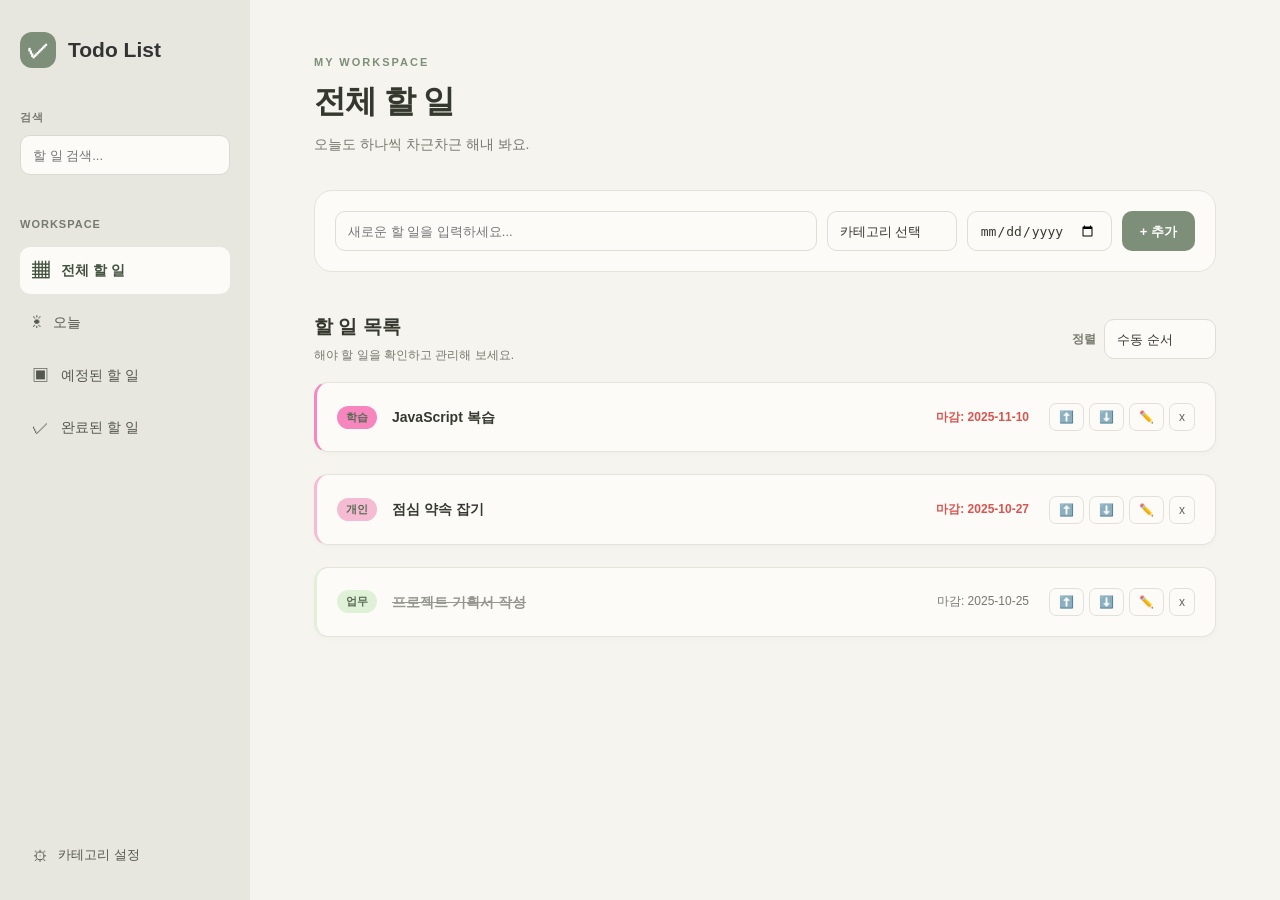
<file: index.html>
<!DOCTYPE html>
<html lang="ko">

<head>
  <meta charset="UTF-8">
  <meta name="viewport" content="width=device-width, initial-scale=1.0">
  <title>Todo List App</title>
  <link rel="stylesheet" href="./styles.css?v=20261013-mobile">
  <link rel="shortcut icon" href="./favicon/wx.ico" type="image/x-icon" />
  <link rel="icon" href="./favicon/wx.svg" type="image/svg" />
</head>

<body>
  <div class="app-layout">

    <!-- 왼쪽 사이드바 -->
    <aside class="sidebar">
      <div class="sidebar-brand">
        <span class="brand-icon">✓</span>
        <h1>Todo List</h1>
      </div>

      <div class="sidebar-search">
        <label for="search-input">검색</label>
        <input type="text" id="search-input" class="input-field" placeholder="할 일 검색...">
      </div>

      <nav class="sidebar-nav" aria-label="할 일 메뉴">
        <p class="sidebar-label">WORKSPACE</p>

        <button type="button" class="nav-item active" data-view="all">
          <span>▦</span>
          전체 할 일
        </button>

        <button type="button" class="nav-item" data-view="today">
          <span>☀</span>
          오늘
        </button>

        <button type="button" class="nav-item" data-view="upcoming">
          <span>▣</span>
          예정된 할 일
        </button>
        <button type="button" class="nav-item" data-view="completed">
          <span>✓</span>
          완료된 할 일
        </button>
      </nav>

      <div class="sidebar-bottom">
        <button type="button" id="open-category-settings" class="sidebar-settings" title="카테고리 설정">
          <span>⚙</span>
          카테고리 설정
        </button>
      </div>
    </aside>

    <!-- 오른쪽 메인 영역 -->
    <main class="main-content">
      <header class="main-header">
        <div>
          <p class="page-eyebrow">MY WORKSPACE</p>
          <h2 id="page-title">전체 할 일</h2>
          <p class="page-description">오늘도 하나씩 차근차근 해내 봐요.</p>
        </div>
      </header>

      <!-- 할 일 추가 -->
      <section class="add-task-panel" aria-label="할 일 추가">
        <div class="input-group">
          <input type="text" id="todo-title-input" class="input-field" placeholder="새로운 할 일을 입력하세요..." maxlength="30">

          <select id="category-select" class="input-field"></select>

          <div class="date-input-wrapper">
            <input type="date" id="due-date-input" class="input-field" aria-label="마감일 선택">
            <span class="date-placeholder" aria-hidden="true">년-월-일</span>
          </div>
          
          <button type="button" id="add-button" aria-label="할 일 추가">
            + 추가
          </button>
        </div>
      </section>

      <!-- 목록 도구 -->
      <section class="list-toolbar">
        <div>
          <h3>할 일 목록</h3>
          <p>해야 할 일을 확인하고 관리해 보세요.</p>
        </div>

        <div class="sort-section">
          <label for="sort-by">정렬</label>
          <select id="sort-by" class="input-field">
            <option value="manual">수동 순서</option>
            <option value="dueDateAsc">마감일 빠른 순</option>
            <option value="dueDateDesc">마감일 늦은 순</option>
            <option value="category">카테고리 순</option>
            <option value="idDesc">최신 순</option>
          </select>
        </div>
      </section>

      <!-- 기존 JavaScript가 사용하는 목록 -->
      <ul id="todolist-ul" class="todolist"></ul>
    </main>
  </div>

  <!-- 기존 카테고리 관리 모달 -->
  <div id="category-modal-overlay">
    <div class="category-management">
      <button type="button" id="close-category-modal">X</button>
      <h2>⚙️ 카테고리 관리</h2>

      <div class="category-input-group">
        <input type="text" id="new-category-name" class="input-field" placeholder="새 카테고리 이름">

        <input type="color" id="new-category-color" value="#3b82f6" class="input-field" style="width: 50px; padding: 0;"
          aria-label="카테고리 색상">

        <button type="button" id="add-category-button">+ 추가</button>
      </div>

      <div id="category-list-display"></div>
    </div>
  </div>

  <script src="./script.js"></script>
</body>

</html>
</file>
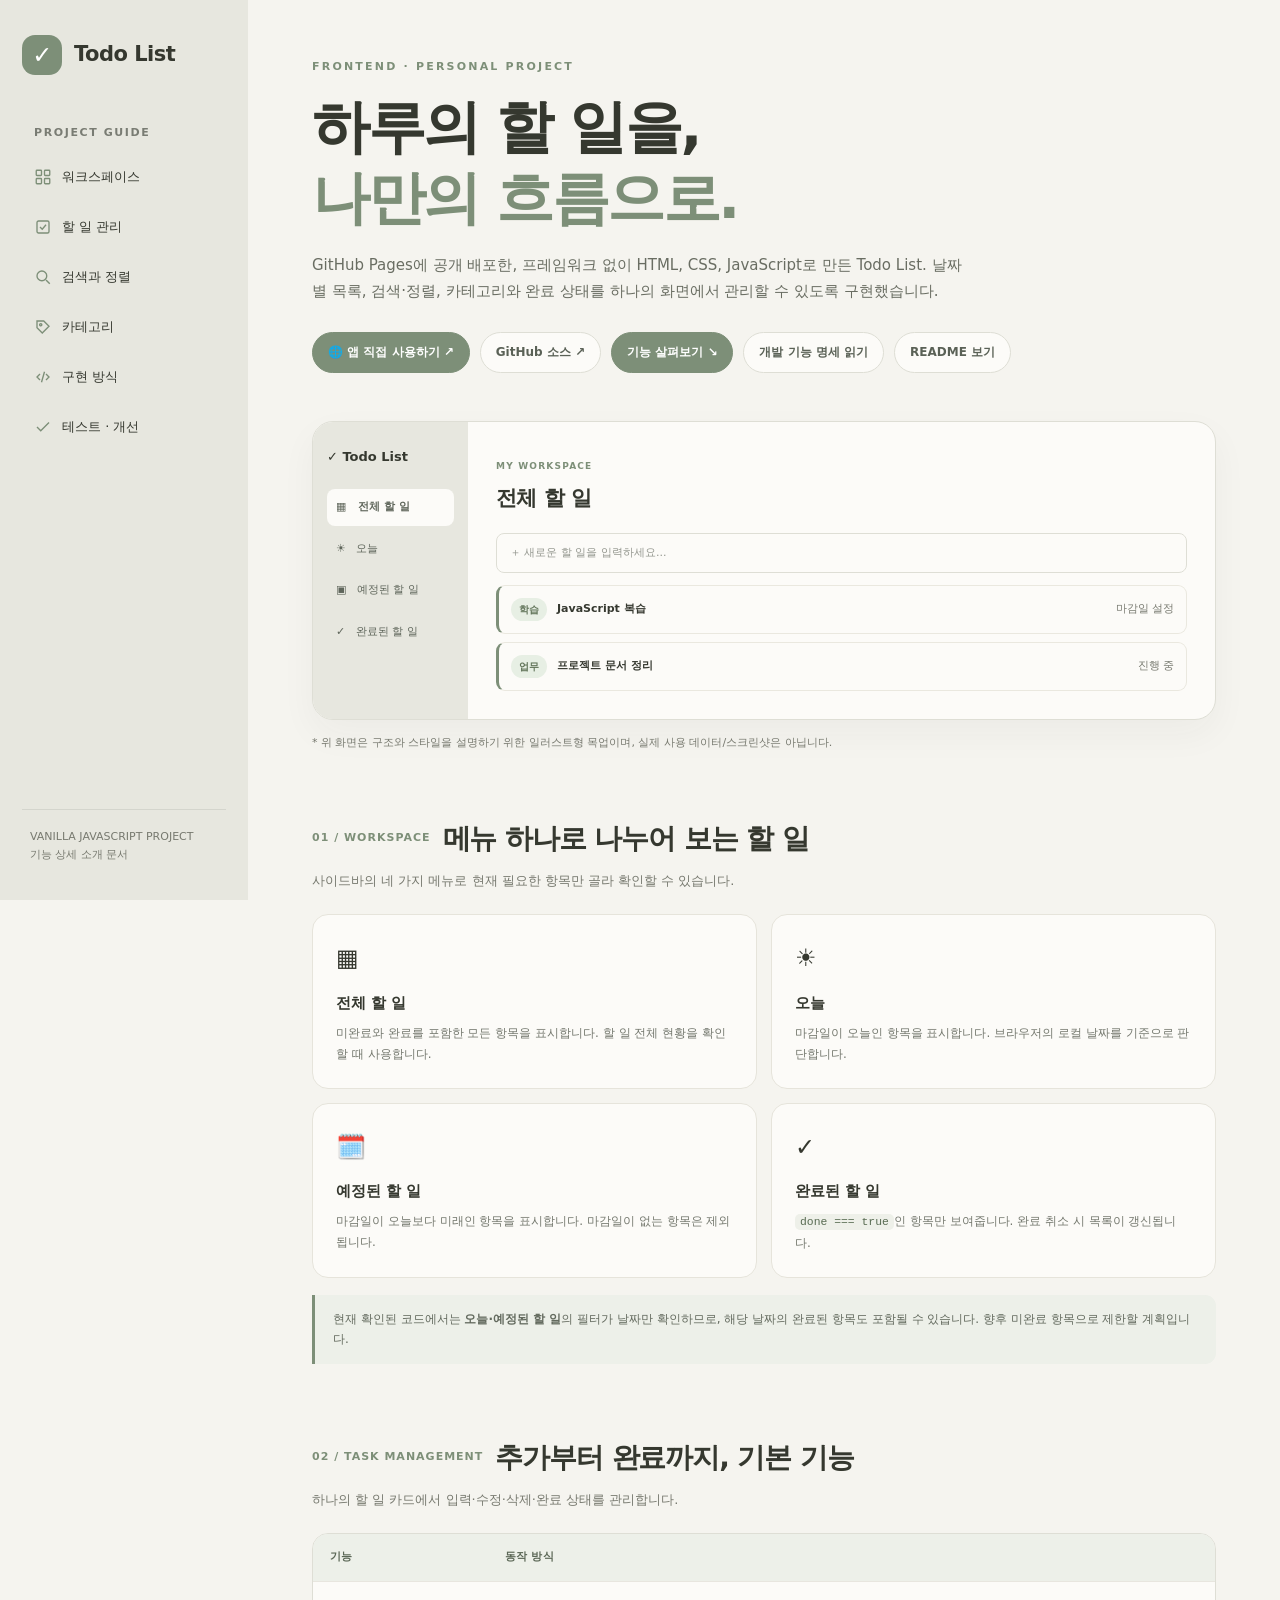
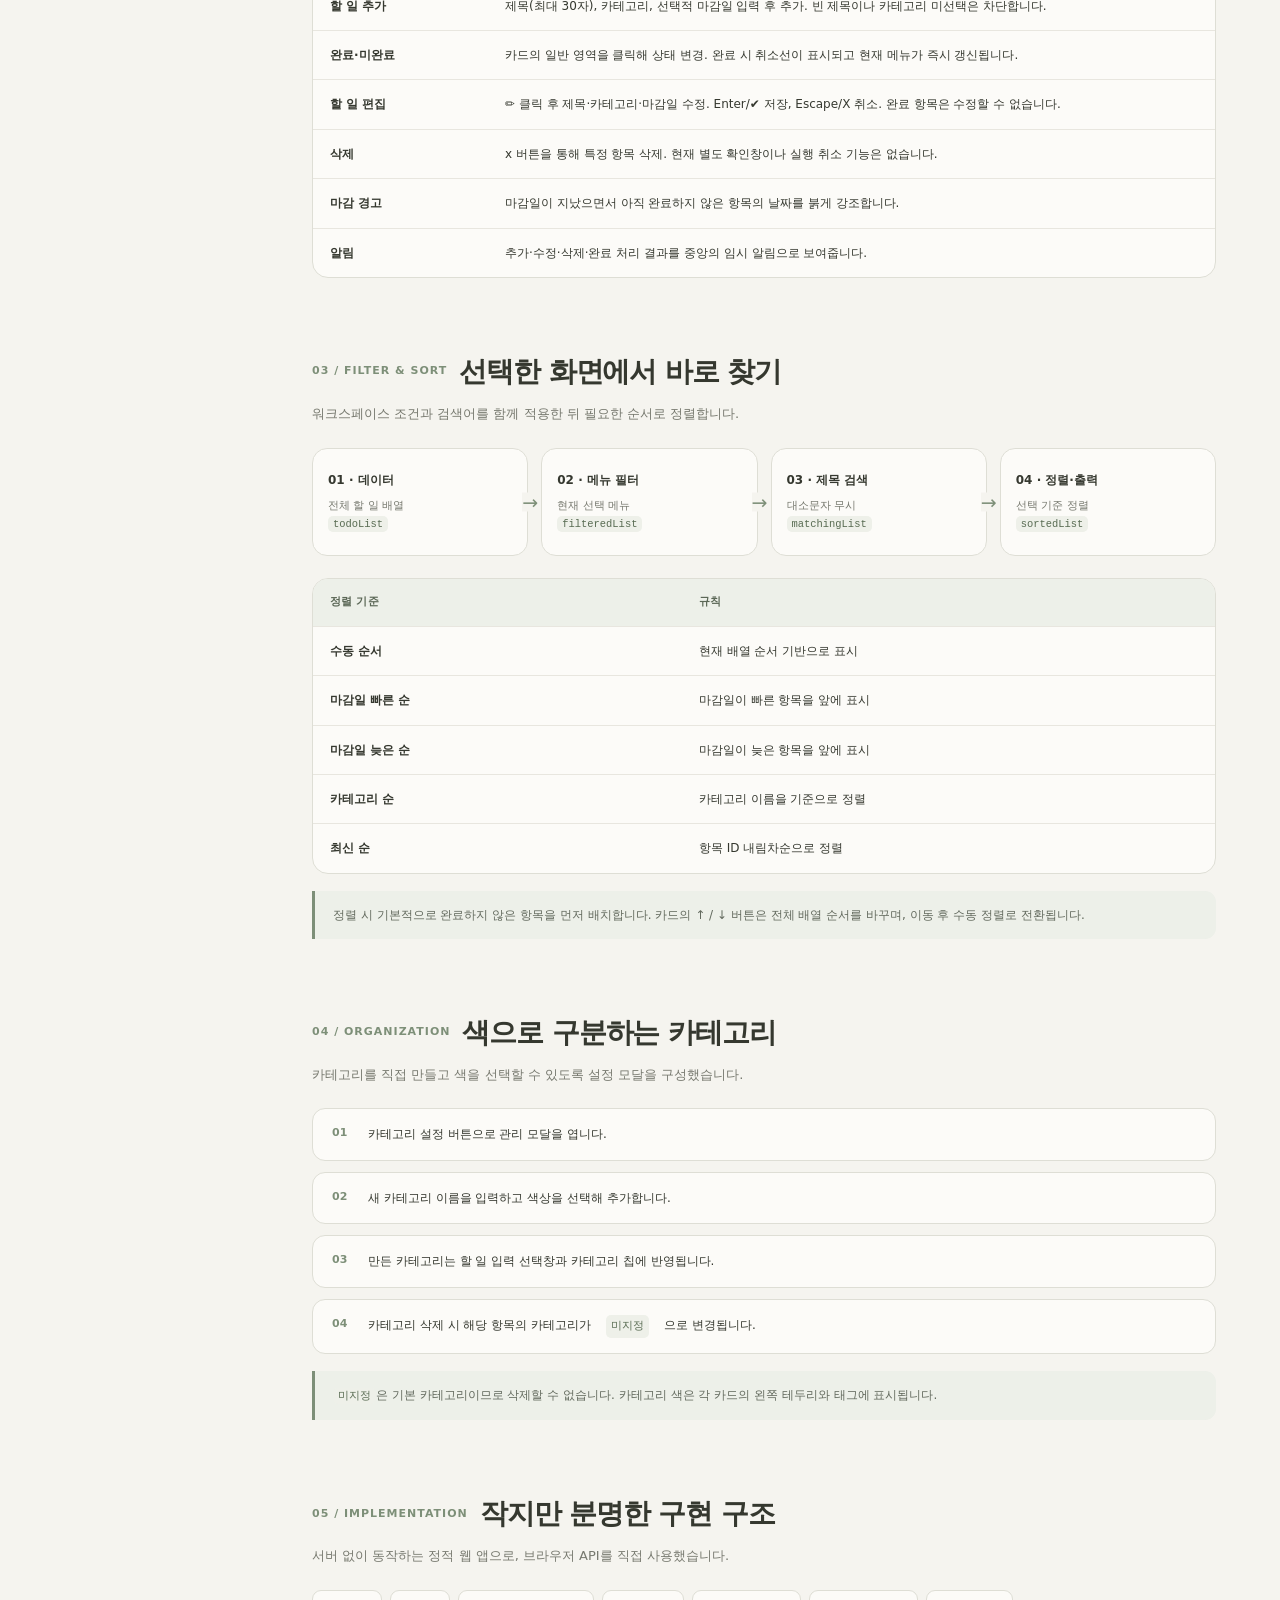
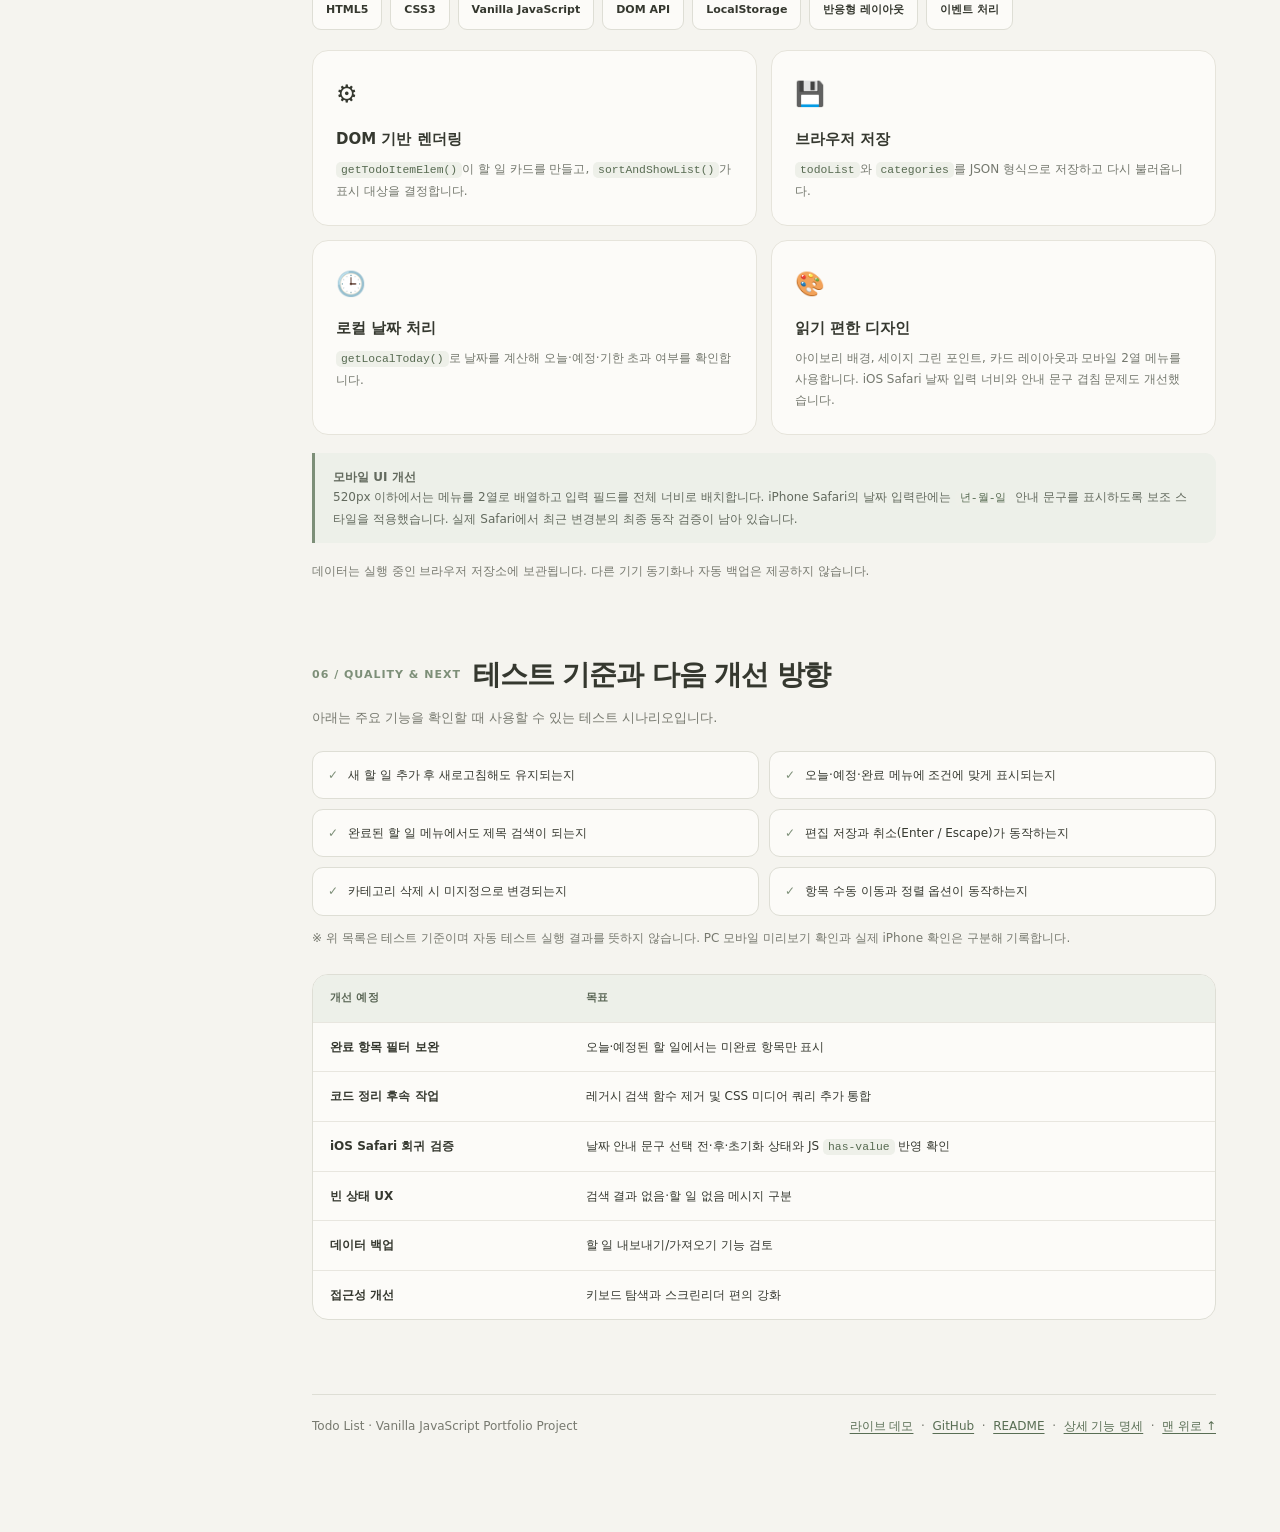
<file: docs/features.html>
<!doctype html>
<html lang="ko">

<head>
  <meta charset="utf-8" />
  <meta name="viewport" content="width=device-width, initial-scale=1" />
  <meta name="description" content="Vanilla JavaScript로 구현한 Todo List 프로젝트의 주요 기능, 동작 흐름, 기술 구성과 개선 계획을 소개합니다." />
  <title>Todo List | 기능 상세 소개</title>
  <style>
    :root {
      --bg: #F5F4EF;
      --side: #E7E7DF;
      --card: #FCFBF8;
      --accent: #7D8F78;
      --dark: #35382F;
      --sub: #77796F;
      --line: #DEDED5;
      --soft: #EBEEE7;
    }

    * {
      box-sizing: border-box;
    }

    html {
      scroll-behavior: smooth;
    }

    body {
      margin: 0;
      background: var(--bg);
      color: var(--dark);
      font-family: "Malgun Gothic", "Apple SD Gothic Neo", system-ui, sans-serif;
      line-height: 1.7;
    }

    a {
      color: inherit;
      text-decoration: none;
    }

    a:focus-visible,
    button:focus-visible {
      outline: 3px solid var(--accent);
      outline-offset: 3px;
    }

    .layout {
      display: grid;
      grid-template-columns: 248px minmax(0, 1fr);
      min-height: 100vh;
    }

    .side {
      background: var(--side);
      padding: 35px 22px;
      position: sticky;
      top: 0;
      align-self: start;
      height: 100vh;
      display: flex;
      flex-direction: column;
    }

    .brand {
      display: flex;
      align-items: center;
      gap: 12px;
      font-weight: 800;
      font-size: 21px;
      margin-bottom: 49px;
      letter-spacing: -.5px;
    }

    .brand-mark {
      background: var(--accent);
      color: white;
      width: 40px;
      height: 40px;
      border-radius: 13px;
      display: grid;
      place-items: center;
      font-size: 24px;
    }

    .side-label {
      font-size: 11px;
      font-weight: 700;
      letter-spacing: 1.6px;
      color: #797c73;
      margin: 0 0 12px 12px;
    }

    .nav {
      display: grid;
      gap: 6px;
    }

    .nav a {
      border-radius: 11px;
      padding: 11px 12px;
      font-size: 13px;
      transition: background .15s;
      display: flex;
      gap: 10px;
      align-items: center;
    }

    .nav a:hover,
    .nav a[aria-current="page"] {
      background: var(--card);
    }

    .nav svg {
      width: 18px;
      height: 18px;
      stroke: var(--accent);
      fill: none;
      stroke-width: 1.8;
      flex-shrink: 0;
    }

    .side-foot {
      margin-top: auto;
      border-top: 1px solid #D4D5CD;
      padding: 18px 8px 0;
      color: var(--sub);
      font-size: 11px;
    }

    .content {
      width: min(1100px, 100%);
      margin: auto;
      padding: 58px clamp(24px, 5vw, 76px) 100px;
    }

    .eyebrow {
      font-size: 11px;
      letter-spacing: 2.2px;
      font-weight: 800;
      color: var(--accent);
      margin: 0 0 15px;
    }

    h1,
    h2,
    h3,
    p {
      margin-top: 0;
    }

    h1 {
      font-size: clamp(35px, 5vw, 58px);
      letter-spacing: -2.5px;
      line-height: 1.23;
      margin-bottom: 19px;
      font-weight: 800;
    }

    h1 em {
      color: #7D8F78;
      font-style: normal;
    }

    .intro {
      font-size: 15px;
      color: #696d62;
      max-width: 650px;
      margin-bottom: 28px;
    }

    .hero-actions {
      display: flex;
      flex-wrap: wrap;
      gap: 10px;
      margin-bottom: 48px;
    }

    .pill {
      border-radius: 100px;
      border: 1px solid var(--line);
      padding: 9px 15px;
      color: #5a6156;
      background: var(--card);
      font-size: 12px;
      font-weight: 650;
    }

    .pill.primary {
      color: white;
      background: var(--accent);
      border-color: var(--accent);
    }

    .mock {
      display: grid;
      grid-template-columns: 155px 1fr;
      background: var(--card);
      border: 1px solid var(--line);
      border-radius: 21px;
      box-shadow: 0 14px 36px #35382f0b;
      overflow: hidden;
      margin-bottom: 74px;
      min-height: 262px;
    }

    .mock-aside {
      background: var(--side);
      padding: 24px 14px;
    }

    .mock-logo {
      font-size: 13px;
      font-weight: 800;
      margin-bottom: 21px;
    }

    .mock-link {
      font-size: 11px;
      padding: 9px;
      border-radius: 8px;
      color: #5f665b;
      margin-bottom: 5px;
    }

    .mock-link.selected {
      background: var(--card);
      font-weight: 800;
    }

    .mock-main {
      padding: 28px;
    }

    .mock-main small {
      letter-spacing: 1.2px;
      font-size: 9px;
      color: var(--accent);
      font-weight: 800;
    }

    .mock-main h3 {
      font-size: 21px;
      letter-spacing: -.6px;
      margin: 4px 0 16px;
    }

    .mock-input {
      padding: 10px 13px;
      border: 1px solid var(--line);
      border-radius: 8px;
      color: #94978f;
      font-size: 11px;
      margin-bottom: 12px;
    }

    .mock-task {
      display: flex;
      flex-wrap: wrap;
      align-items: center;
      gap: 10px;
      border: 1px solid #eae8df;
      border-left: 3px solid var(--accent);
      padding: 12px;
      border-radius: 9px;
      font-size: 11px;
      margin-top: 8px;
    }

    .mock-task span:last-child {
      margin-left: auto;
      color: var(--sub);
    }

    .mock-tag {
      font-size: 10px;
      font-weight: 800;
      background: #e7efe4;
      color: #62755a;
      padding: 3px 8px;
      border-radius: 20px;
    }

    .mock-note {
      font-size: 11px;
      color: var(--sub);
      margin-top: -60px;
      margin-bottom: 66px;
    }

    section {
      scroll-margin-top: 30px;
      margin-bottom: 74px;
    }

    .sectop {
      display: flex;
      align-items: center;
      gap: 12px;
      margin-bottom: 12px;
    }

    .count {
      font-size: 11px;
      font-weight: 800;
      color: var(--accent);
      letter-spacing: 1px;
    }

    h2 {
      font-size: 28px;
      letter-spacing: -1.1px;
      line-height: 1.4;
      margin: 0;
    }

    .section-desc {
      font-size: 13px;
      color: var(--sub);
      margin: 0 0 22px;
    }

    .cards {
      display: grid;
      grid-template-columns: repeat(2, minmax(0, 1fr));
      gap: 14px;
    }

    .card {
      border: 1px solid #e6e4db;
      border-radius: 16px;
      background: var(--card);
      padding: 23px;
    }

    .card .emoji {
      font-size: 24px;
      display: block;
      margin-bottom: 12px;
    }

    .card h3 {
      font-size: 15px;
      margin: 0 0 6px;
    }

    .card p {
      font-size: 12px;
      color: #74786e;
      line-height: 1.75;
      margin: 0;
    }

    .tablewrap {
      overflow-x: auto;
      border: 1px solid var(--line);
      border-radius: 16px;
      background: var(--card);
    }

    table {
      width: 100%;
      border-collapse: collapse;
      min-width: 510px;
      font-size: 12px;
    }

    th {
      color: #5b6756;
      background: #EDF0E9;
      text-align: left;
      font-size: 11px;
      letter-spacing: .2px;
    }

    td,
    th {
      padding: 14px 17px;
      border-bottom: 1px solid #e8e6df;
      vertical-align: top;
    }

    tr:last-child td {
      border-bottom: 0;
    }

    td:first-child {
      font-weight: 750;
      min-width: 142px;
    }

    code {
      font-family: Consolas, monospace;
      border-radius: 5px;
      padding: 2px 5px;
      background: #eef0e9;
      color: #586b52;
      font-size: .95em;
    }

    .flow {
      display: grid;
      grid-template-columns: repeat(4, minmax(0, 1fr));
      gap: 13px;
      align-items: stretch;
      margin-top: 23px;
    }

    .flow-step {
      border: 1px solid var(--line);
      border-radius: 15px;
      padding: 21px 15px;
      background: var(--card);
      position: relative;
    }

    .flow-step:not(:last-child)::after {
      content: '→';
      position: absolute;
      top: 50%;
      transform: translateY(-50%);
      right: -11px;
      z-index: 2;
      font-size: 19px;
      color: var(--accent);
      background: var(--bg);
      line-height: 1;
    }

    .flow-step strong {
      display: block;
      font-size: 12px;
      margin-bottom: 6px;
    }

    .flow-step p {
      font-size: 11px;
      color: var(--sub);
      margin: 0;
    }

    .note {
      border-left: 3px solid var(--accent);
      padding: 14px 18px;
      background: #EDF0E9;
      border-radius: 0 11px 11px 0;
      color: #636a5e;
      font-size: 12px;
      margin-top: 17px;
    }

    .steps {
      list-style: none;
      counter-reset: steps;
      padding: 0;
      margin: 0;
      display: grid;
      gap: 11px;
    }

    .steps li {
      counter-increment: steps;
      background: var(--card);
      border: 1px solid var(--line);
      border-radius: 13px;
      display: flex;
      gap: 15px;
      align-items: flex-start;
      padding: 15px 19px;
      font-size: 12px;
    }

    .steps li:before {
      content: counter(steps, decimal-leading-zero);
      font-size: 11px;
      font-weight: 800;
      color: var(--accent);
      min-width: 21px;
    }

    .skills {
      display: flex;
      flex-wrap: wrap;
      gap: 8px;
    }

    .skill {
      border: 1px solid var(--line);
      background: var(--card);
      border-radius: 9px;
      font-weight: 650;
      padding: 10px 13px;
      font-size: 11px;
    }

    .small {
      font-size: 12px;
      color: var(--sub);
    }

    .checks {
      display: grid;
      grid-template-columns: repeat(2, minmax(0, 1fr));
      gap: 10px;
    }

    .check {
      border: 1px solid var(--line);
      padding: 13px 15px;
      background: var(--card);
      border-radius: 11px;
      display: flex;
      gap: 10px;
      align-items: start;
      font-size: 12px;
    }

    .check span {
      color: var(--accent);
      font-weight: 800;
    }

    .footer {
      border-top: 1px solid var(--line);
      padding-top: 21px;
      font-size: 12px;
      color: var(--sub);
      display: flex;
      flex-wrap: wrap;
      justify-content: space-between;
      gap: 12px;
    }

    .footer a {
      color: #596e54;
      text-decoration: underline;
      text-underline-offset: 3px;
    }

    @media (max-width:920px) {
      .layout {
        grid-template-columns: 1fr;
      }

      .side {
        position: static;
        height: auto;
        padding: 18px 23px;
      }

      .brand {
        margin-bottom: 10px;
        font-size: 18px;
      }

      .brand-mark {
        width: 33px;
        height: 33px;
        border-radius: 10px;
      }

      .side-label,
      .side-foot {
        display: none;
      }

      .nav {
        display: flex;
        gap: 3px;
        flex-wrap: wrap;
      }

      .nav a {
        padding: 7px 9px;
        font-size: 11px;
      }

      .content {
        padding: 40px 23px 80px;
      }
    }

    @media (max-width:640px) {

      .cards,
      .checks {
        grid-template-columns: 1fr;
      }

      .flow {
        grid-template-columns: 1fr 1fr;
      }

      .flow-step:nth-child(2)::after {
        display: none;
      }

      .mock {
        grid-template-columns: 115px minmax(0, 1fr);
      }

      .mock-aside {
        padding: 19px 10px;
      }

      .mock-main {
        padding: 20px 14px;
      }

      .mock-task {
        font-size: 10px;
      }

      .mock-task span:last-child {
        margin-left: 0;
      }

      h2 {
        font-size: 24px;
      }

      .nav {
        overflow: auto;
        flex-wrap: nowrap;
      }

      .nav a {
        white-space: nowrap;
      }
    }

    @media (prefers-reduced-motion:reduce) {
      html {
        scroll-behavior: auto;
      }
    }
  </style>
</head>

<body>
  <div class="layout">
    <aside class="side" aria-label="기능 소개 탐색">
      <a class="brand" href="#top"><span class="brand-mark">✓</span><span>Todo List</span></a>
      <p class="side-label">PROJECT GUIDE</p>
      <nav class="nav" aria-label="페이지 목차">
        <a href="#workspace"><svg viewBox="0 0 24 24" aria-hidden="true">
            <rect x="3" y="3" width="7" height="7" rx="1" />
            <rect x="14" y="3" width="7" height="7" rx="1" />
            <rect x="3" y="14" width="7" height="7" rx="1" />
            <rect x="14" y="14" width="7" height="7" rx="1" />
          </svg> 워크스페이스</a>
        <a href="#management"><svg viewBox="0 0 24 24" aria-hidden="true">
            <rect x="4" y="4" width="16" height="16" rx="2" />
            <path d="M8 12l3 3 5-6" />
          </svg> 할 일 관리</a>
        <a href="#search"><svg viewBox="0 0 24 24" aria-hidden="true">
            <circle cx="10.5" cy="10.5" r="6.5" />
            <path d="M16 16l5 5" />
          </svg> 검색과 정렬</a>
        <a href="#category"><svg viewBox="0 0 24 24" aria-hidden="true">
            <path d="M4 4h9l7 7-9 9-7-7z" />
            <circle cx="9" cy="9" r="1.5" />
          </svg> 카테고리</a>
        <a href="#technical"><svg viewBox="0 0 24 24" aria-hidden="true">
            <path d="M8 8l-4 4 4 4M16 8l4 4-4 4M14 5l-4 14" />
          </svg> 구현 방식</a>
        <a href="#testing"><svg viewBox="0 0 24 24" aria-hidden="true">
            <path d="M4 12l5 5L20 6" />
          </svg> 테스트 · 개선</a>
      </nav>
      <div class="side-foot">VANILLA JAVASCRIPT PROJECT<br>기능 상세 소개 문서</div>
    </aside>
    <main id="top" class="content">
      <header>
        <p class="eyebrow">FRONTEND · PERSONAL PROJECT</p>
        <h1>하루의 할 일을,<br><em>나만의 흐름으로.</em></h1>
        <p class="intro">GitHub Pages에 공개 배포한, 프레임워크 없이 HTML, CSS, JavaScript로 만든 Todo List. 날짜별 목록, 검색·정렬, 카테고리와 완료 상태를
          하나의 화면에서 관리할 수 있도록 구현했습니다.</p>
        <div class="hero-actions">
          <a class="pill primary" href="https://txw-22.github.io/todo-list/" target="_blank"
            rel="noopener noreferrer">🌐 앱 직접 사용하기 ↗</a>
          <a class="pill" href="https://github.com/txw-22/todo-list" target="_blank" rel="noopener noreferrer">GitHub 소스
            ↗</a>
          <a class="pill primary" href="#workspace">기능 살펴보기 ↘</a>
          <a class="pill" href="FEATURES.md">개발 기능 명세 읽기</a>
          <a class="pill" href="../README.md">README 보기</a>
        </div>
        <div class="mock" role="img" aria-label="왼쪽 사이드바와 오른쪽 할 일 목록을 배치한 Todo List 화면 구성 예시. 실제 실행 화면을 캡처한 이미지는 아닙니다.">
          <div class="mock-aside">
            <div class="mock-logo">✓ Todo List</div>
            <div class="mock-link selected">▦ &nbsp; 전체 할 일</div>
            <div class="mock-link">☀ &nbsp; 오늘</div>
            <div class="mock-link">▣ &nbsp; 예정된 할 일</div>
            <div class="mock-link">✓ &nbsp; 완료된 할 일</div>
          </div>
          <div class="mock-main"><small>MY WORKSPACE</small>
            <h3>전체 할 일</h3>
            <div class="mock-input">＋ 새로운 할 일을 입력하세요...</div>
            <div class="mock-task"><span class="mock-tag">학습</span><strong>JavaScript 복습</strong><span>마감일 설정</span>
            </div>
            <div class="mock-task"><span class="mock-tag">업무</span><strong>프로젝트 문서 정리</strong><span>진행 중</span></div>
          </div>
        </div>
        <p class="mock-note">* 위 화면은 구조와 스타일을 설명하기 위한 일러스트형 목업이며, 실제 사용 데이터/스크린샷은 아닙니다.</p>
      </header>

      <section id="workspace">
        <div class="sectop"><span class="count">01 / WORKSPACE</span>
          <h2>메뉴 하나로 나누어 보는 할 일</h2>
        </div>
        <p class="section-desc">사이드바의 네 가지 메뉴로 현재 필요한 항목만 골라 확인할 수 있습니다.</p>
        <div class="cards">
          <article class="card"><span class="emoji" aria-hidden="true">▦</span>
            <h3>전체 할 일</h3>
            <p>미완료와 완료를 포함한 모든 항목을 표시합니다. 할 일 전체 현황을 확인할 때 사용합니다.</p>
          </article>
          <article class="card"><span class="emoji" aria-hidden="true">☀️</span>
            <h3>오늘</h3>
            <p>마감일이 오늘인 항목을 표시합니다. 브라우저의 로컬 날짜를 기준으로 판단합니다.</p>
          </article>
          <article class="card"><span class="emoji" aria-hidden="true">🗓️</span>
            <h3>예정된 할 일</h3>
            <p>마감일이 오늘보다 미래인 항목을 표시합니다. 마감일이 없는 항목은 제외됩니다.</p>
          </article>
          <article class="card"><span class="emoji" aria-hidden="true">✓</span>
            <h3>완료된 할 일</h3>
            <p><code>done === true</code>인 항목만 보여줍니다. 완료 취소 시 목록이 갱신됩니다.</p>
          </article>
        </div>
        <div class="note">현재 확인된 코드에서는 <strong>오늘·예정된 할 일</strong>의 필터가 날짜만 확인하므로, 해당 날짜의 완료된 항목도 포함될 수 있습니다. 향후 미완료
          항목으로 제한할 계획입니다.</div>
      </section>

      <section id="management">
        <div class="sectop"><span class="count">02 / TASK MANAGEMENT</span>
          <h2>추가부터 완료까지, 기본 기능</h2>
        </div>
        <p class="section-desc">하나의 할 일 카드에서 입력·수정·삭제·완료 상태를 관리합니다.</p>
        <div class="tablewrap">
          <table>
            <thead>
              <tr>
                <th>기능</th>
                <th>동작 방식</th>
              </tr>
            </thead>
            <tbody>
              <tr>
                <td>할 일 추가</td>
                <td>제목(최대 30자), 카테고리, 선택적 마감일 입력 후 추가. 빈 제목이나 카테고리 미선택은 차단합니다.</td>
              </tr>
              <tr>
                <td>완료·미완료</td>
                <td>카드의 일반 영역을 클릭해 상태 변경. 완료 시 취소선이 표시되고 현재 메뉴가 즉시 갱신됩니다.</td>
              </tr>
              <tr>
                <td>할 일 편집</td>
                <td>✏️ 클릭 후 제목·카테고리·마감일 수정. Enter/✔ 저장, Escape/X 취소. 완료 항목은 수정할 수 없습니다.</td>
              </tr>
              <tr>
                <td>삭제</td>
                <td>x 버튼을 통해 특정 항목 삭제. 현재 별도 확인창이나 실행 취소 기능은 없습니다.</td>
              </tr>
              <tr>
                <td>마감 경고</td>
                <td>마감일이 지났으면서 아직 완료하지 않은 항목의 날짜를 붉게 강조합니다.</td>
              </tr>
              <tr>
                <td>알림</td>
                <td>추가·수정·삭제·완료 처리 결과를 중앙의 임시 알림으로 보여줍니다.</td>
              </tr>
            </tbody>
          </table>
        </div>
      </section>

      <section id="search">
        <div class="sectop"><span class="count">03 / FILTER & SORT</span>
          <h2>선택한 화면에서 바로 찾기</h2>
        </div>
        <p class="section-desc">워크스페이스 조건과 검색어를 함께 적용한 뒤 필요한 순서로 정렬합니다.</p>
        <div class="flow" aria-label="목록 렌더링 처리 단계">
          <div class="flow-step"><strong>01 · 데이터</strong>
            <p>전체 할 일 배열<br><code>todoList</code></p>
          </div>
          <div class="flow-step"><strong>02 · 메뉴 필터</strong>
            <p>현재 선택 메뉴<br><code>filteredList</code></p>
          </div>
          <div class="flow-step"><strong>03 · 제목 검색</strong>
            <p>대소문자 무시<br><code>matchingList</code></p>
          </div>
          <div class="flow-step"><strong>04 · 정렬·출력</strong>
            <p>선택 기준 정렬<br><code>sortedList</code></p>
          </div>
        </div>
        <div class="tablewrap" style="margin-top:22px">
          <table>
            <thead>
              <tr>
                <th>정렬 기준</th>
                <th>규칙</th>
              </tr>
            </thead>
            <tbody>
              <tr>
                <td>수동 순서</td>
                <td>현재 배열 순서 기반으로 표시</td>
              </tr>
              <tr>
                <td>마감일 빠른 순</td>
                <td>마감일이 빠른 항목을 앞에 표시</td>
              </tr>
              <tr>
                <td>마감일 늦은 순</td>
                <td>마감일이 늦은 항목을 앞에 표시</td>
              </tr>
              <tr>
                <td>카테고리 순</td>
                <td>카테고리 이름을 기준으로 정렬</td>
              </tr>
              <tr>
                <td>최신 순</td>
                <td>항목 ID 내림차순으로 정렬</td>
              </tr>
            </tbody>
          </table>
        </div>
        <div class="note">정렬 시 기본적으로 완료하지 않은 항목을 먼저 배치합니다. 카드의 ↑ / ↓ 버튼은 전체 배열 순서를 바꾸며, 이동 후 수동 정렬로 전환됩니다.</div>
      </section>

      <section id="category">
        <div class="sectop"><span class="count">04 / ORGANIZATION</span>
          <h2>색으로 구분하는 카테고리</h2>
        </div>
        <p class="section-desc">카테고리를 직접 만들고 색을 선택할 수 있도록 설정 모달을 구성했습니다.</p>
        <ol class="steps">
          <li>카테고리 설정 버튼으로 관리 모달을 엽니다.</li>
          <li>새 카테고리 이름을 입력하고 색상을 선택해 추가합니다.</li>
          <li>만든 카테고리는 할 일 입력 선택창과 카테고리 칩에 반영됩니다.</li>
          <li>카테고리 삭제 시 해당 항목의 카테고리가 <code>미지정</code>으로 변경됩니다.</li>
        </ol>
        <div class="note"><code>미지정</code>은 기본 카테고리이므로 삭제할 수 없습니다. 카테고리 색은 각 카드의 왼쪽 테두리와 태그에 표시됩니다.</div>
      </section>

      <section id="technical">
        <div class="sectop"><span class="count">05 / IMPLEMENTATION</span>
          <h2>작지만 분명한 구현 구조</h2>
        </div>
        <p class="section-desc">서버 없이 동작하는 정적 웹 앱으로, 브라우저 API를 직접 사용했습니다.</p>
        <div class="skills"><span class="skill">HTML5</span><span class="skill">CSS3</span><span class="skill">Vanilla
            JavaScript</span><span class="skill">DOM API</span><span class="skill">LocalStorage</span><span
            class="skill">반응형 레이아웃</span><span class="skill">이벤트 처리</span></div>
        <div class="cards" style="margin-top:20px">
          <article class="card"><span class="emoji" aria-hidden="true">⚙️</span>
            <h3>DOM 기반 렌더링</h3>
            <p><code>getTodoItemElem()</code>이 할 일 카드를 만들고, <code>sortAndShowList()</code>가 표시 대상을 결정합니다.</p>
          </article>
          <article class="card"><span class="emoji" aria-hidden="true">💾</span>
            <h3>브라우저 저장</h3>
            <p><code>todoList</code>와 <code>categories</code>를 JSON 형식으로 저장하고 다시 불러옵니다.</p>
          </article>
          <article class="card"><span class="emoji" aria-hidden="true">🕒</span>
            <h3>로컬 날짜 처리</h3>
            <p><code>getLocalToday()</code>로 날짜를 계산해 오늘·예정·기한 초과 여부를 확인합니다.</p>
          </article>
          <article class="card"><span class="emoji" aria-hidden="true">🎨</span>
            <h3>읽기 편한 디자인</h3>
            <p>아이보리 배경, 세이지 그린 포인트, 카드 레이아웃과 모바일 2열 메뉴를 사용합니다. iOS Safari 날짜 입력 너비와 안내 문구 겹침 문제도 개선했습니다.</p>
          </article>
        </div>
        <div class="note" style="margin-top:18px"><strong>모바일 UI 개선</strong><br>520px 이하에서는 메뉴를 2열로 배열하고 입력 필드를 전체 너비로
          배치합니다. iPhone Safari의 날짜 입력란에는 <code>년-월-일</code> 안내 문구를 표시하도록 보조 스타일을 적용했습니다. 실제 Safari에서 최근 변경분의 최종 동작 검증이
          남아 있습니다.</div>
        <p class="small" style="margin-top:18px">데이터는 실행 중인 브라우저 저장소에 보관됩니다. 다른 기기 동기화나 자동 백업은 제공하지 않습니다.</p>
      </section>

      <section id="testing">
        <div class="sectop"><span class="count">06 / QUALITY & NEXT</span>
          <h2>테스트 기준과 다음 개선 방향</h2>
        </div>
        <p class="section-desc">아래는 주요 기능을 확인할 때 사용할 수 있는 테스트 시나리오입니다.</p>
        <div class="checks">
          <div class="check"><span>✓</span>새 할 일 추가 후 새로고침해도 유지되는지</div>
          <div class="check"><span>✓</span>오늘·예정·완료 메뉴에 조건에 맞게 표시되는지</div>
          <div class="check"><span>✓</span>완료된 할 일 메뉴에서도 제목 검색이 되는지</div>
          <div class="check"><span>✓</span>편집 저장과 취소(Enter / Escape)가 동작하는지</div>
          <div class="check"><span>✓</span>카테고리 삭제 시 미지정으로 변경되는지</div>
          <div class="check"><span>✓</span>항목 수동 이동과 정렬 옵션이 동작하는지</div>
        </div>
        <p class="small" style="margin-top:12px">※ 위 목록은 테스트 기준이며 자동 테스트 실행 결과를 뜻하지 않습니다. PC 모바일 미리보기 확인과 실제 iPhone 확인은
          구분해 기록합니다.</p>
        <div class="tablewrap" style="margin-top:26px">
          <table>
            <thead>
              <tr>
                <th>개선 예정</th>
                <th>목표</th>
              </tr>
            </thead>
            <tbody>
              <tr>
                <td>완료 항목 필터 보완</td>
                <td>오늘·예정된 할 일에서는 미완료 항목만 표시</td>
              </tr>
              <tr>
                <td>코드 정리 후속 작업</td>
                <td>레거시 검색 함수 제거 및 CSS 미디어 쿼리 추가 통합</td>
              </tr>
              <tr>
                <td>iOS Safari 회귀 검증</td>
                <td>날짜 안내 문구 선택 전·후·초기화 상태와 JS <code>has-value</code> 반영 확인</td>
              </tr>
              <tr>
                <td>빈 상태 UX</td>
                <td>검색 결과 없음·할 일 없음 메시지 구분</td>
              </tr>
              <tr>
                <td>데이터 백업</td>
                <td>할 일 내보내기/가져오기 기능 검토</td>
              </tr>
              <tr>
                <td>접근성 개선</td>
                <td>키보드 탐색과 스크린리더 편의 강화</td>
              </tr>
            </tbody>
          </table>
        </div>
      </section>
      <footer class="footer"><span>Todo List · Vanilla JavaScript Portfolio Project</span><span><a
            href="https://txw-22.github.io/todo-list/">라이브 데모</a> &nbsp;·&nbsp; <a
            href="https://github.com/txw-22/todo-list">GitHub</a> &nbsp;·&nbsp; <a href="../README.md">README</a>
          &nbsp;·&nbsp; <a href="FEATURES.md">상세 기능 명세</a> &nbsp;·&nbsp; <a href="#top">맨 위로 ↑</a></span></footer>
    </main>
  </div>
</body>

</html>
</file>
<file: styles.css>
/* Todo List | Desktop / responsive CSS, grouped by UI section. */

* {
  box-sizing: border-box;
}


/* 01. 기본 요소 */
body {
  margin: 0;
  padding: 0;
  font-family: Arial, "Malgun Gothic", sans-serif;
  color: #35382F;
  background-color: #F5F4EF;
  display: block;
  justify-content: center;
}

h1 {
  text-align: left;
  color: #333;
  margin: 0;
  font-size: 28px;
  padding-bottom: 0;
  width: auto;
  flex-grow: 1;
  border-bottom: none;
}


/* 02. 사이드바 및 레이아웃 */
.app-layout {
  display: flex;
  min-height: 100vh;
  width: 100%;
  min-width: 0;
}

.sidebar {
  width: 250px;
  min-width: 250px;
  min-height: 100vh;
  padding: 32px 20px 24px;
  display: flex;
  flex-direction: column;
  background-color: #E7E7DF;
}

.sidebar-brand {
  display: flex;
  align-items: center;
  gap: 12px;
  margin-bottom: 42px;
}

.brand-icon {
  display: flex;
  align-items: center;
  justify-content: center;
  width: 36px;
  height: 36px;
  border-radius: 12px;
  color: #FFFFFF;
  background-color: #7D8F78;
  font-size: 22px;
  font-weight: bold;
}

.sidebar-brand h1 {
  margin: 0;
  font-size: 21px;
  font-weight: 700;
}

.sidebar-search {
  margin-bottom: 32px;
}

.sidebar-search label,

.sidebar-label {
  display: block;
  margin-bottom: 10px;
  color: #77796F;
  font-size: 11px;
  font-weight: bold;
  letter-spacing: 1px;
}

.sidebar-search input {
  width: 100%;
  padding: 11px 12px;
  border: 1px solid #D8D9CF;
  border-radius: 10px;
  background-color: #FCFBF8;
  font-size: 13px;
}

#search-input {
  width: 100%;
  box-sizing: border-box;
}

.sidebar-nav {
  display: flex;
  flex-direction: column;
  gap: 7px;
}

.nav-item,

.sidebar-settings {
  width: 100%;
  padding: 12px;
  display: flex;
  align-items: center;
  gap: 12px;
  border: none;
  border-radius: 10px;
  color: #55584F;
  background: transparent;
  text-align: left;
  font-size: 14px;
  cursor: pointer;
}

.nav-item span,

.sidebar-settings span {
  font-size: 17px;
}

.nav-item:hover,

.sidebar-settings:hover {
  background-color: #F5F4EF;
}

.nav-item.active {
  color: #42523F;
  background-color: #FCFBF8;
  font-weight: bold;
}

.sidebar-bottom {
  margin-top: auto;
  padding-top: 30px;
}

.sidebar-settings {
  min-height: 42px;
  padding: 10px 12px;
  border: 1px solid transparent;
  border-radius: 10px;
  color: #55584F;
  background-color: transparent;
  font-family: inherit;
  font-size: 13px;
  font-weight: 500;
  line-height: 1.4;
  transition: background-color 0.2s, color 0.2s, border-color 0.2s;
}

.sidebar-settings:hover {
  border-color: #D8D9CF;
  color: #42523F;
  background-color: #F5F4EF;
}

.sidebar-settings:focus-visible {
  outline: 2px solid #7D8F78;
  outline-offset: 2px;
}

.sidebar-settings span {
  flex-shrink: 0;
  font-size: 15px;
  line-height: 1;
}

.sidebar .sidebar-bottom button#open-category-settings {
  display: flex;
  align-items: center;
  justify-content: flex-start;
  gap: 10px;
  width: 100%;
  min-height: 42px;
  padding: 10px 12px;
  font-family: Arial, "Malgun Gothic", sans-serif !important;
  font-size: 13px !important;
  font-weight: 500 !important;
  line-height: 1.4 !important;
  color: #55584F;
  background-color: transparent;
  border: 1px solid transparent;
  border-radius: 10px;
  box-shadow: none;
  transform: none;
  text-align: left;
  white-space: nowrap;
  cursor: pointer;
}

.sidebar .sidebar-bottom button#open-category-settings:hover {
  color: #42523F;
  background-color: #F5F4EF;
  border-color: #D8D9CF;
}

.sidebar .sidebar-bottom button#open-category-settings span {
  font-size: 15px !important;
  line-height: 1 !important;
  flex-shrink: 0;
}


/* 03. 메인 콘텐츠 */
.main-content {
  flex: 1;
  min-width: 0;
  max-width: 1200px;
  margin: 0 auto;
  padding: 56px clamp(24px, 5vw, 72px);
}

.main-header {
  margin-bottom: 36px;
}

.page-eyebrow {
  margin: 0 0 12px;
  color: #7D8F78;
  font-size: 11px;
  font-weight: bold;
  letter-spacing: 2px;
}

.page-title,

.main-header h2 {
  margin: 0;
  font-size: 32px;
  letter-spacing: -1px;
}

.page-description {
  margin: 12px 0 0;
  color: #77796F;
  font-size: 14px;
}

.add-task-panel {
  margin-bottom: 42px;
  padding: 20px;
  border: 1px solid #E5E3DA;
  border-radius: 18px;
  background-color: #FCFBF8;
}

.input-group {
  margin-bottom: 20px;
  flex-wrap: wrap;
  display: flex;
  align-items: center;
  gap: 10px;
}

.input-field {
  box-sizing: border-box;
  height: 40px;
  -webkit-appearance: none;
  -moz-appearance: none;
  appearance: none;
  text-align: left;
  min-width: 0;
  padding: 12px;
  border: 1px solid #DEDED5;
  border-radius: 10px;
  color: #35382F;
  background-color: #FCFBF8;
  font-size: 13px;
  outline: none;
}

.input-field:focus,

.sidebar-search input:focus {
  border-color: #7D8F78;
  box-shadow: 0 0 0 3px rgba(125, 143, 120, 0.13);
}

#todo-title-input {
  min-width: 150px;
  flex: 1;
}

#category-select,

#due-date-input {
  width: 150px;
  flex-shrink: 0;
  padding-right: 15px;
}

#category-select {
  width: 130px;
}

#due-date-input {
  width: 145px;
}

#add-button {
  height: 40px;
  transition: background-color 0.2s;
  padding: 12px 18px;
  border: none;
  border-radius: 10px;
  color: #FFFFFF;
  background-color: #7D8F78;
  font-size: 13px;
  font-weight: bold;
  white-space: nowrap;
  cursor: pointer;
}

#add-button:hover {
  background-color: #687B63;
}


/* 04. 목록과 카드 */
.list-toolbar {
  display: flex;
  align-items: center;
  justify-content: space-between;
  gap: 16px;
  margin-bottom: 18px;
}

.list-toolbar h3 {
  margin: 0;
  font-size: 19px;
}

.list-toolbar p {
  margin: 7px 0 0;
  color: #77796F;
  font-size: 12px;
}

.sort-section {
  justify-content: flex-end;
  display: flex;
  align-items: center;
  gap: 8px;
  margin: 0;
}

.sort-section label {
  font-weight: bold;
  align-self: center;
  color: #77796F;
  font-size: 12px;
}

#sort-by {
  max-width: 170px;
}

.todolist {
  display: flex;
  flex-direction: column;
  gap: 12px;
  margin: 0;
  padding: 0;
  list-style: none;
}

.todo-item {
  display: flex;
  justify-content: space-between;
  margin-bottom: 10px;
  cursor: pointer;
  flex-direction: row;
  align-items: center;
  padding: 18px 20px;
  border: 1px solid #E5E3DA;
  border-left: 3px solid #B8C3B2;
  border-radius: 14px;
  background-color: #FCFBF8;
  box-shadow: 0 2px 6px rgba(53, 56, 47, 0.025);
  transition: border-color 0.2s, transform 0.2s, box-shadow 0.2s;
}

.todo-item:hover {
  background-color: #F2F1EB;
  border-color: #C8D0C2;
  box-shadow: 0 5px 14px rgba(53, 56, 47, 0.06);
  transform: translateY(-1px);
}

.item-details {
  display: flex;
  flex-grow: 1;
  width: 100%;
  flex-direction: row;
  align-items: center;
  margin-bottom: 0;
}

.todo-title {
  font-weight: bold;
  margin-top: 5px;
  margin-bottom: 5px;
  word-break: break-word;
  white-space: normal;
  margin-right: 20px;
  width: auto;
  color: #35382F;
  font-size: 14px;
  line-height: 1.6;
}

.done .todo-title {
  color: #96988F;
  text-decoration: line-through;
}

.category-tag {
  font-weight: 600;
  white-space: nowrap;
  margin-right: 15px;
  margin-bottom: 0;
  padding: 4px 9px;
  border-radius: 20px;
  background-color: #E8EDE5;
  color: #596B54;
  font-size: 11px;
}

.due-date {
  white-space: nowrap;
  margin-right: 20px;
  color: #77796F;
  font-size: 12px;
}

.item-controls {
  display: flex;
  gap: 5px;
  flex-shrink: 0;
  width: auto;
  justify-content: flex-start;
}

.control-button {
  background: none;
  transition: color 0.2s;
  padding: 6px 9px;
  border: 1px solid #E2E1D8;
  border-radius: 7px;
  color: #62645B;
  background-color: #FCFBF8;
  font-size: 12px;
  cursor: pointer;
}

.control-button:hover {
  color: #007bff;
  border-color: #AAB7A4;
  background-color: #F0F1E9;
}

.edit-todo-input {
  font-size: 16px;
  padding: 5px 8px;
  margin-right: 15px;
  border: 1px solid #ddd;
  border-radius: 4px;
  flex-grow: 1;
  box-sizing: border-box;
  font-family: inherit;
  height: 35px;
  max-width: 60%;
}


/* 05. 카테고리 관리 모달 */
#category-modal-overlay {
  position: fixed;
  top: 0;
  left: 0;
  width: 100%;
  height: 100%;
  display: none;
  justify-content: center;
  align-items: center;
  z-index: 1000;
  background-color: rgba(45, 47, 40, 0.35);
}

.category-management {
  width: 90%;
  max-width: 500px;
  position: relative;
  transform: scale(0.9);
  opacity: 0;
  transition: transform 0.3s ease-out, opacity 0.3s ease-out;
  padding: 28px;
  border: 1px solid #E5E3DA;
  border-radius: 20px;
  background: #FCFBF8;
  box-shadow: 0 18px 50px rgba(53, 56, 47, 0.14);
}

#category-modal-overlay.active .category-management {
  transform: scale(1);
  opacity: 1;
}

.category-management h2 {
  font-weight: bold;
  line-height: 1.5;
  margin: 0 0 22px;
  padding-bottom: 16px;
  border-bottom: 1px solid #E5E3DA;
  color: #35382F;
  font-size: 20px;
  text-align: center;
}

#close-category-modal {
  position: absolute;
  border: none;
  cursor: pointer;
  line-height: 1;
  top: 14px;
  right: 14px;
  width: 30px;
  height: 30px;
  border-radius: 50%;
  color: #62645B;
  background: #F0EFE8;
  font-size: 15px;
}

#close-category-modal:hover {
  color: #35382F;
  background: #E7E7DF;
}

.category-management button,

.category-management input {
  font-family: inherit;
  font-size: 13px;
}

.category-input-group {
  display: flex;
  gap: 10px;
  margin-bottom: 20px;
  align-items: center;
}

#new-category-name {
  flex-grow: 1;
  min-width: 0;
  height: 42px;
  border: 1px solid #DEDED5;
  border-radius: 10px;
  background: #FFFFFF;
  font-size: 13px;
}

.category-input-group input[type="color"] {
  width: 48px;
  height: 42px;
  padding: 4px;
  border: 1px solid #DEDED5;
  border-radius: 10px;
  background: #FFFFFF;
  cursor: pointer;
}

#add-category-button {
  transition: background-color 0.2s;
  border: none;
  color: #FFFFFF;
  cursor: pointer;
  font-weight: 600;
  height: 42px;
  padding: 0 16px;
  border-radius: 10px;
  background: #7D8F78;
  font-size: 13px;
  white-space: nowrap;
}

#add-category-button:hover {
  background: #687B63;
}

#category-list-display {
  display: flex;
  flex-wrap: wrap;
  gap: 10px;
  padding: 14px;
  border: 1px solid #E8E6DE;
  border-radius: 12px;
  background: #F5F4EF;
}

.category-chip {
  display: flex;
  align-items: center;
  color: white;
  font-weight: 600;
  gap: 6px;
  padding: 6px 10px;
  border-radius: 20px;
  font-size: 12px;
}

.category-chip button {
  background: none;
  border: none;
  color: white;
  cursor: pointer;
  line-height: 1;
  opacity: 0.8;
  transition: opacity 0.2s;
  margin-left: 4px;
  font-size: 13px;
}

.category-chip button:hover {
  opacity: 1;
}

.add-task-panel .input-group {
  margin-bottom: 0;
}

html,

body {
  width: 100%;
  min-width: 0;
}

@media (min-width: 601px) {
  .todo-title {
    flex-grow: 1;
  }

  .due-date {
    flex-shrink: 0;
  }
}

@media (max-width: 600px) {
  .todo-item {
    flex-direction: column;
    align-items: flex-start;
  }

  .item-details {
    flex-direction: column;
    align-items: flex-start;
    margin-bottom: 10px;
  }

  .todo-title {
    margin-right: 0;
    width: 100%;
  }

  .category-tag {
    margin-right: 0;
    margin-bottom: 5px;
  }

  .due-date {
    margin-right: 0;
  }

  .item-controls {
    width: 100%;
    justify-content: flex-end;
  }

  .edit-todo-input {
    max-width: 100%;
  }

  .input-group {
    flex-direction: column;
  }

  #todo-title-input,

  #add-button {
    width: 100%;
    min-width: unset;
  }

  #category-select,

  #due-date-input {
    min-width: unset;
  }

  .sort-section {
    justify-content: space-between;
  }

  #sort-by {
    width: 50%;
  }

  .category-management {
    width: 95%;
  }

  .category-input-group {
    flex-direction: column;
    gap: 8px;
    align-items: stretch;
  }

  #new-category-name {
    width: 100%;
    box-sizing: border-box;
  }

  .category-input-group>input[type="color"] {
    width: 100%;
    padding: 0;
    box-sizing: border-box;
  }

  #add-category-button {
    width: 100%;
    order: 3;
  }
}

@media (max-width: 760px) {
  .sidebar {
    width: 190px;
    min-width: 190px;
    padding: 24px 12px;
  }

  .main-content {
    padding: 36px 20px;
  }

  #todo-title-input {
    flex-basis: 100%;
  }

  #category-select,

  #due-date-input {
    flex: 1;
    width: auto;
  }
}

@media (max-width: 600px) {
  .add-task-panel {
    width: 100%;
    padding: 16px;
  }

  .add-task-panel .input-group {
    display: flex;
    flex-direction: column;
    align-items: stretch;
    gap: 12px;
  }

  .add-task-panel #todo-title-input,

  .add-task-panel #category-select,

  .add-task-panel #due-date-input,

  .add-task-panel #add-button {
    display: block;
    flex: none;
    width: 100%;
    min-width: 0;
    min-height: 44px;
    margin: 0;
  }

  .add-task-panel #due-date-input {
    -webkit-appearance: auto;
    appearance: auto;
    padding: 8px 12px;
  }

  .add-task-panel #add-button {
    height: 44px;
  }
}

@media (max-width: 520px) {
  .app-layout {
    width: 100%;
    flex-direction: column;
  }

  .sidebar {
    min-height: auto;
    padding: 18px;
    width: 100%;
    min-width: 0;
  }

  .sidebar-brand {
    margin-bottom: 20px;
  }

  .sidebar-search {
    margin-bottom: 18px;
  }

  .sidebar-nav {
    display: grid;
    grid-template-columns: repeat(2, minmax(0, 1fr));
    gap: 8px;
  }

  .sidebar-label {
    grid-column: 1 / -1;
  }

  .nav-item {
    width: 100%;
    min-width: 0;
    flex: none;
    justify-content: flex-start;
    padding: 12px;
    font-size: 12px;
    word-break: keep-all;
  }

  .sidebar-bottom {
    padding-top: 12px;
  }

  .main-content {
    min-width: 0;
    flex: 1 1 auto;
    align-self: stretch;
    width: 100%;
    max-width: none;
    margin: 0;
    padding: 28px 16px;
  }

  .main-header h2 {
    font-size: 27px;
  }

  .list-toolbar {
    align-items: flex-start;
    flex-direction: column;
  }

  .todo-item {
    padding: 15px;
    width: 100%;
    min-width: 0;
  }

  .sidebar-nav .nav-item {
    width: 100%;
    min-width: 0;
    min-height: 48px;
    flex: none;
    justify-content: flex-start;
    gap: 8px;
    padding: 12px 10px;
    font-size: 12px;
    word-break: keep-all;
  }

  .sidebar-nav .nav-item span {
    flex-shrink: 0;
  }

  .add-task-panel {
    width: 100%;
    padding: 18px;
  }

  .input-group {
    display: flex;
    flex-direction: column;
    align-items: stretch;
    gap: 12px;
    width: 100%;
    margin-bottom: 0;
  }

  #todo-title-input,

  #category-select,

  #due-date-input,

  #add-button {
    display: block;
    flex: 0 0 auto;
    width: 100%;
    min-width: 0;
    min-height: 44px;
  }

  #due-date-input {
    -webkit-appearance: auto;
    appearance: auto;
  }

  .sort-section {
    width: 100%;
    justify-content: space-between;
  }

  #sort-by {
    width: auto;
    min-width: 130px;
  }

  .add-task-panel,

  .list-toolbar,

  .todolist {
    width: 100%;
    min-width: 0;
  }
}

@media (max-width: 520px) {
  .add-task-panel .input-group #due-date-input {
    display: block;
    width: 100%;
    max-width: 100%;
    min-width: 0;
    flex: none;
    height: 44px;
    box-sizing: border-box;
    padding: 0 12px;
    font-size: 16px;
    -webkit-appearance: none;
    appearance: none;
  }

  #due-date-input::-webkit-date-and-time-value {
    min-height: 1lh;
    text-align: left;
  }

  #due-date-input::-webkit-datetime-edit {
    padding: 0;
  }
}


/* 06. 날짜 선택 안내 */
.date-input-wrapper {
  position: relative;
  width: 145px;
  min-width: 0;
  flex: 0 0 145px;
}

.date-input-wrapper #due-date-input {
  display: block;
  width: 100%;
  max-width: 100%;
  min-width: 0;
  box-sizing: border-box;
}

.date-placeholder {
  display: none;
}

@media (max-width: 600px) {
  .add-task-panel .date-input-wrapper {
    width: 100%;
    max-width: 100%;
    flex: 0 0 auto;
  }

  .add-task-panel .date-input-wrapper #due-date-input {
    width: 100%;
    max-width: 100%;
    min-width: 0;
    height: 44px;
    box-sizing: border-box;
    padding: 0 12px;
    font-size: 16px;
    -webkit-appearance: none;
    appearance: none;
  }

  .date-input-wrapper:not(.has-value) #due-date-input::-webkit-datetime-edit {
    color: transparent;
    -webkit-text-fill-color: transparent;
  }

  .date-input-wrapper.has-value #due-date-input::-webkit-datetime-edit {
    color: #35382F;
    -webkit-text-fill-color: #35382F;
  }

  .date-input-wrapper:not(.has-value):not(:focus-within) .date-placeholder {
    display: block;
    position: absolute;
    top: 50%;
    left: 12px;
    transform: translateY(-50%);
    margin: 0;
    color: #999999;
    font-size: 13px;
    line-height: 1;
    pointer-events: none;
  }

  #due-date-input::-webkit-date-and-time-value {
    min-height: 1lh;
    text-align: left;
  }

  #due-date-input::-webkit-datetime-edit {
    padding: 0;
  }
}
</file>
